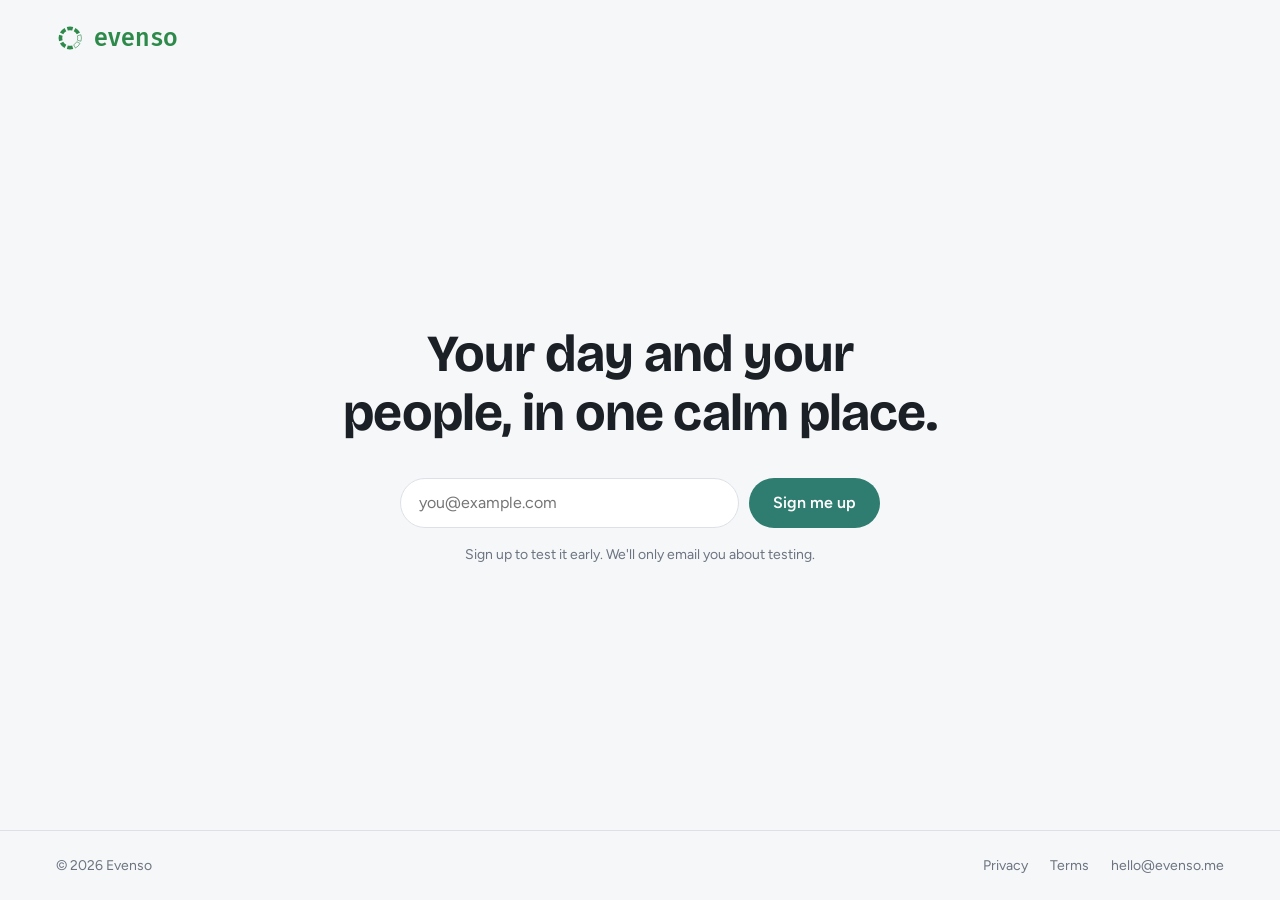
<file: index.html>
<!doctype html>
<html lang="en">
<head>
<meta charset="utf-8">
<meta name="viewport" content="width=device-width,initial-scale=1">
<title>Evenso · coming soon</title>
<meta name="description" content="Your day and your people, in one calm place. Evenso is coming soon to Android.">
<link rel="canonical" href="https://evenso.me/">
<meta name="theme-color" content="#0F1318" media="(prefers-color-scheme: dark)">
<meta name="theme-color" content="#F6F7F9" media="(prefers-color-scheme: light)">
<meta property="og:type" content="website">
<meta property="og:title" content="Evenso · coming soon">
<meta property="og:description" content="Your day and your people, in one calm place.">
<meta property="og:url" content="https://evenso.me/">
<meta property="og:image" content="https://evenso.me/img/feature.png">
<link rel="icon" href="/favicon.svg" type="image/svg+xml">
<link rel="apple-touch-icon" href="/img/icon-512.png">
<link rel="preconnect" href="https://fonts.googleapis.com">
<link rel="preconnect" href="https://fonts.gstatic.com" crossorigin>
<link rel="stylesheet" href="https://fonts.googleapis.com/css2?family=Bricolage+Grotesque:wght@600;700&family=Fira+Sans:wght@500&family=Figtree:wght@400;500;600;700&display=swap">
<link rel="stylesheet" href="/style.css">
<style>
.soonpage{min-height:100vh;display:flex;flex-direction:column}
.soon-main{flex:1;display:flex;align-items:center;justify-content:center;padding:48px 56px 64px}
.soon-box{max-width:44em;width:100%;text-align:center}
.soon-box h1{font:700 52px/1.12 "Bricolage Grotesque",Figtree,sans-serif;letter-spacing:-.015em;margin:0 0 36px}
.soon-box .lede2{font-size:18px;color:var(--muted);margin:0 0 32px}
.signup{display:flex;gap:10px;max-width:30em;margin:0 auto}
.signup input[type=email]{flex:1;min-width:0;min-height:50px;padding:0 18px;border-radius:25px;border:1px solid var(--line);background:var(--surf);color:var(--text);font:16px Figtree,system-ui,sans-serif}
.signup input[type=email]:focus-visible{outline:2px solid var(--teal);outline-offset:2px}
.signup button{min-height:50px;padding:0 24px;border-radius:25px;border:0;background:var(--tealf);color:#fff;font:600 16px Figtree,system-ui,sans-serif;cursor:pointer}
.signup button:hover{filter:brightness(1.08)}
.signup button:focus-visible{outline:2px solid var(--teal);outline-offset:3px}
.hp{position:absolute;left:-9999px;width:1px;height:1px;overflow:hidden}
.soon-fine{font-size:14px;color:var(--faint);margin:16px 0 0}
.sr{position:absolute;width:1px;height:1px;overflow:hidden;clip:rect(0 0 0 0)}
@media (max-width:640px){.soon-main{padding:24px 20px 48px}.soon-box h1{font-size:36px}.signup{flex-direction:column}.signup button{width:100%}}
</style>
</head>
<body>
<div class="wrap soonpage">
<header class="nav"><a class="brand" href="/" aria-label="Evenso home"><span class="mark" aria-hidden="true"></span><span class="word">evenso</span></a></header>
<main class="soon-main">
<div class="soon-box">
<h1>Your day and your people, in one calm place.</h1>
<form class="signup" action="https://formsubmit.co/hello@evenso.me" method="POST">
<label class="sr" for="email">Your email</label>
<input id="email" type="email" name="email" required autocomplete="email" placeholder="you@example.com">
<input type="hidden" name="_subject" value="New Evenso tester sign-up">
<input type="hidden" name="_template" value="table">
<input type="hidden" name="_captcha" value="false">
<input type="hidden" name="_next" value="https://evenso.me/thanks/">
<input class="hp" type="text" name="_honey" tabindex="-1" autocomplete="off" aria-hidden="true">
<button type="submit">Sign me up</button>
</form>
<p class="soon-fine">Sign up to test it early. We'll only email you about testing.</p>
</div>
</main>
<footer class="foot"><span>© 2026 Evenso</span><nav aria-label="Footer"><a href="/privacy/">Privacy</a><a href="/terms/">Terms</a><a href="mailto:hello@evenso.me">hello@evenso.me</a></nav></footer>
</div>
</body>
</html>
</file>
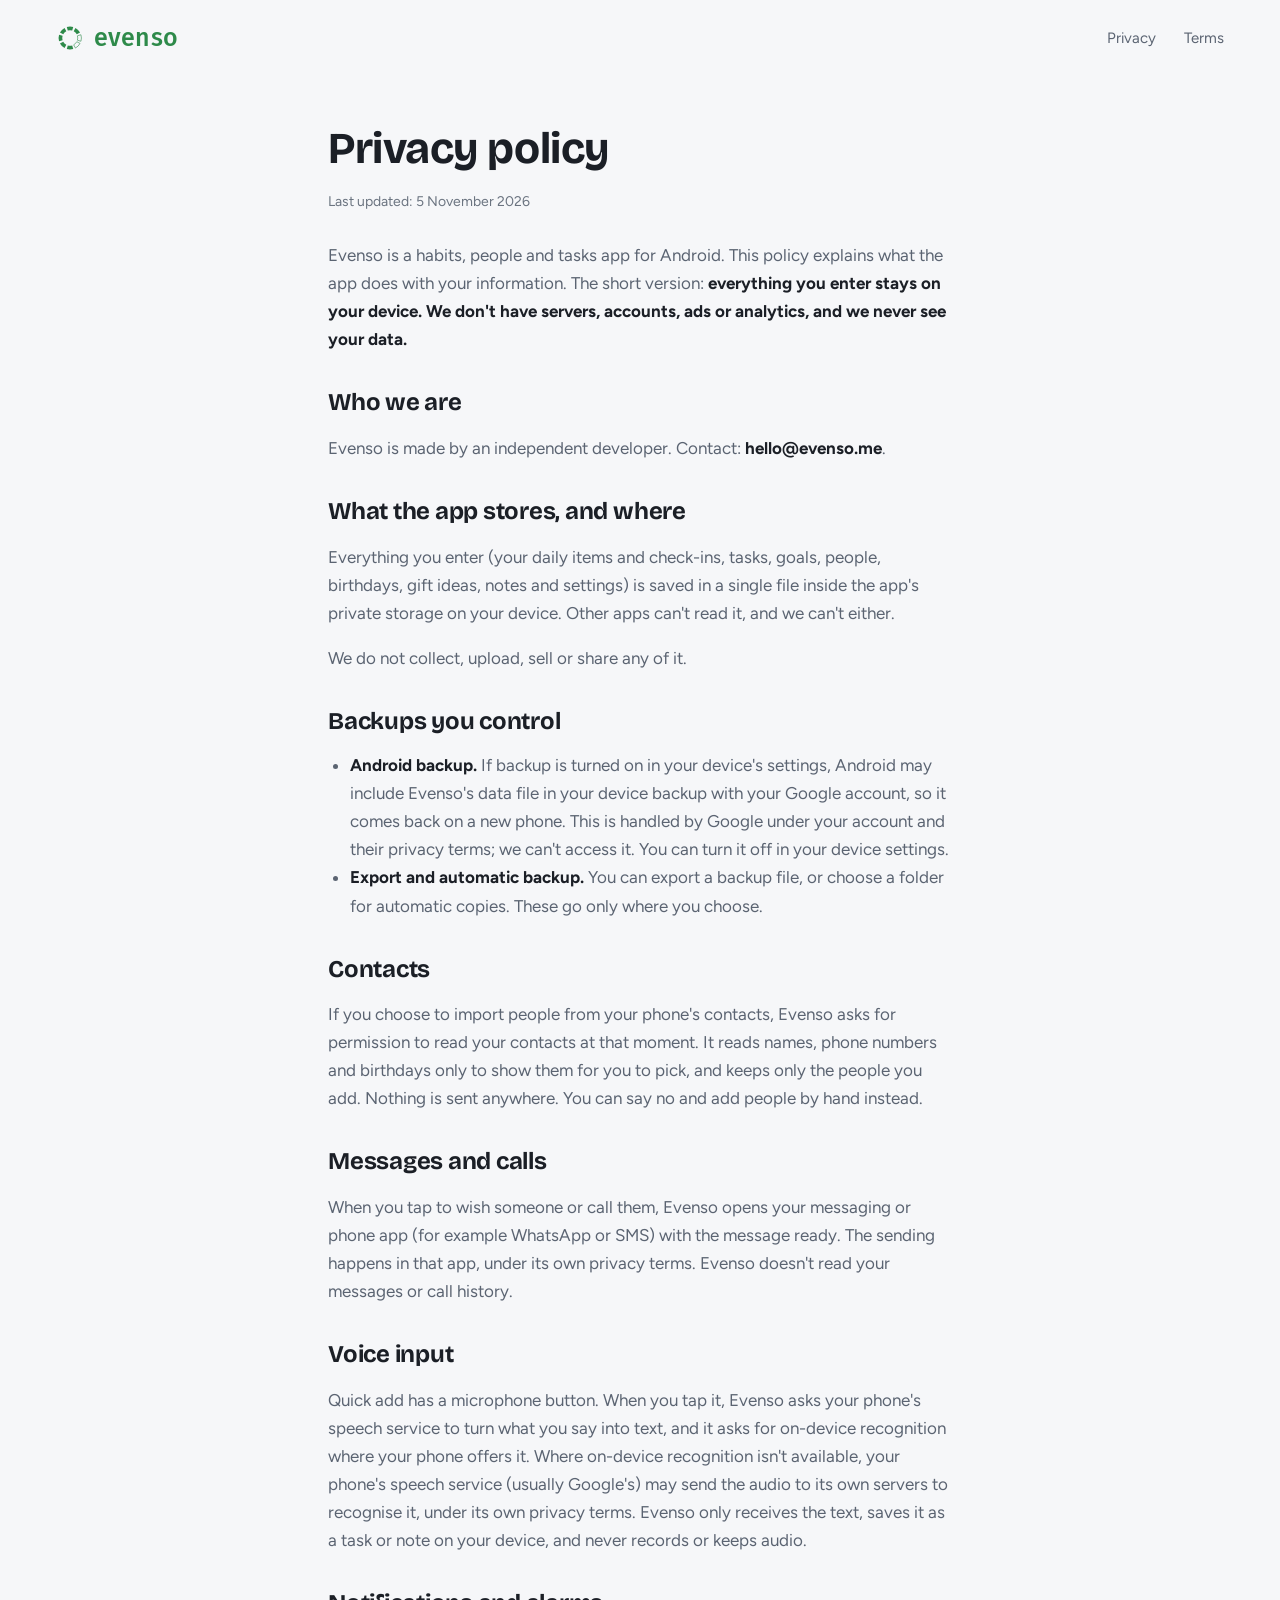
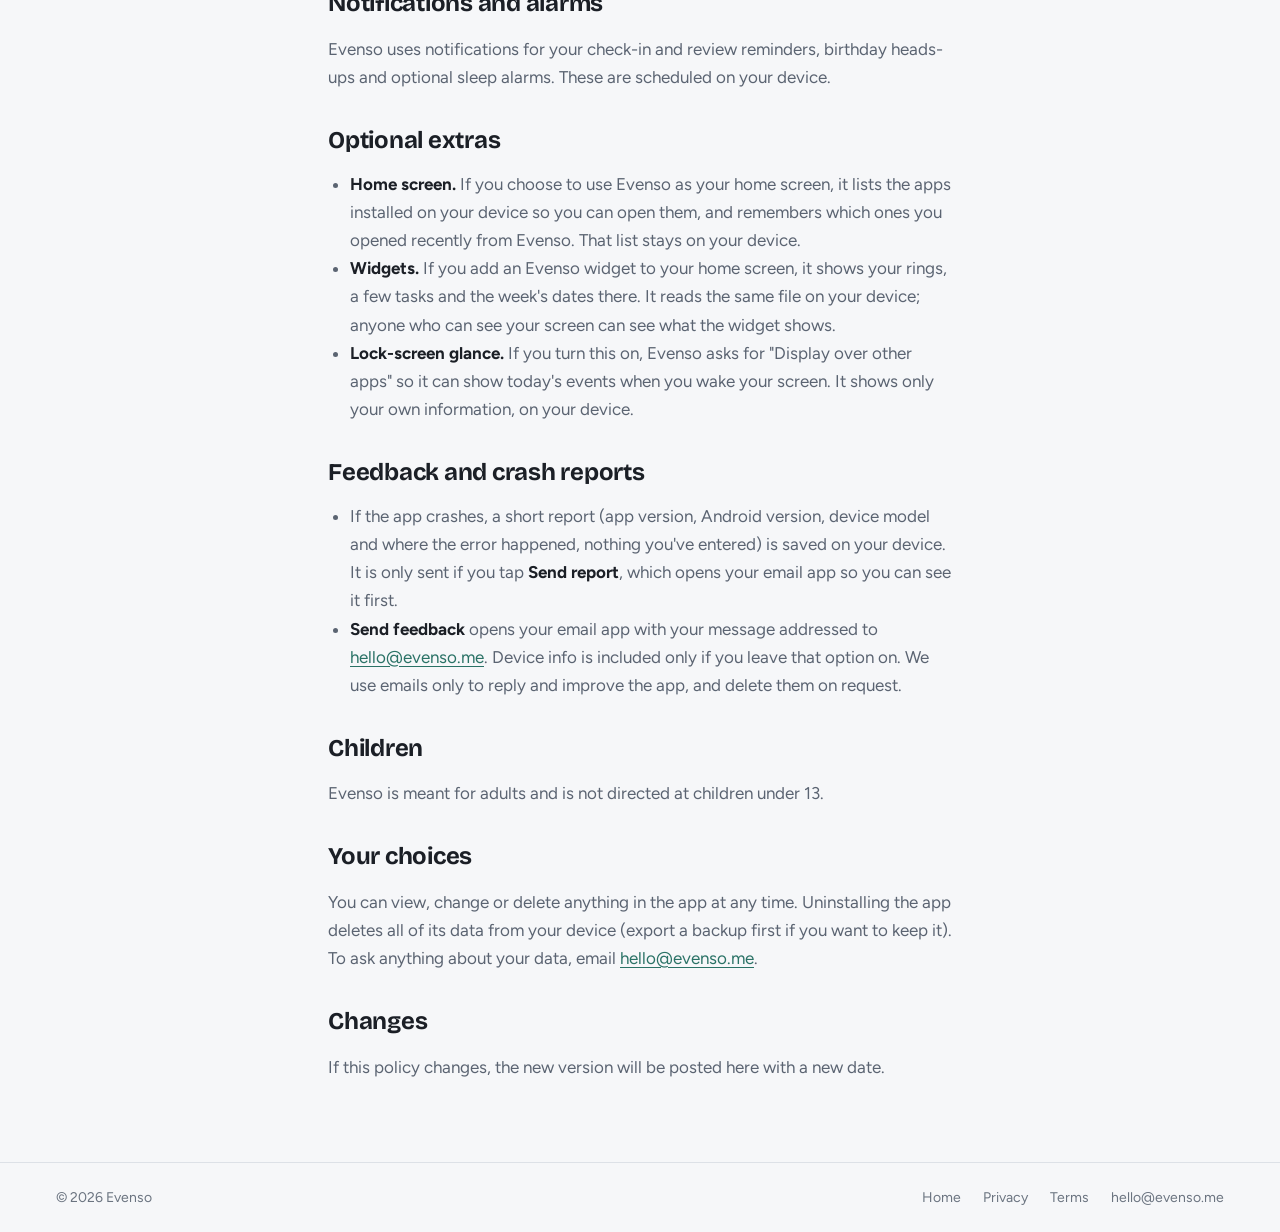
<file: privacy/index.html>
<!doctype html>
<html lang="en">
<head>
<meta charset="utf-8">
<meta name="viewport" content="width=device-width,initial-scale=1">
<title>Privacy policy · Evenso</title>
<meta name="description" content="How Evenso handles your information: everything stays on your device. No accounts, ads or analytics.">
<link rel="canonical" href="https://evenso.me/privacy/">
<meta name="theme-color" content="#0F1318" media="(prefers-color-scheme: dark)">
<meta name="theme-color" content="#F6F7F9" media="(prefers-color-scheme: light)">
<link rel="icon" href="/favicon.svg" type="image/svg+xml">
<link rel="apple-touch-icon" href="/img/icon-512.png">
<link rel="preconnect" href="https://fonts.googleapis.com">
<link rel="preconnect" href="https://fonts.gstatic.com" crossorigin>
<link rel="stylesheet" href="https://fonts.googleapis.com/css2?family=Bricolage+Grotesque:wght@600;700&family=Fira+Sans:wght@500&family=Figtree:wght@400;500;600;700&display=swap">
<link rel="stylesheet" href="/style.css">
</head>
<body>
<div class="wrap">
<header class="nav"><a class="brand" href="/" aria-label="Evenso home"><span class="mark" aria-hidden="true"></span><span class="word">evenso</span></a>
<nav aria-label="Main"><a href="/privacy/">Privacy</a><a href="/terms/">Terms</a></nav></header>
<main class="doc">
<h1>Privacy policy</h1>
<p class="date">Last updated: 5 November 2026</p>
<p>Evenso is a habits, people and tasks app for Android. This policy explains what the app does with your information. The short version: <strong>everything you enter stays on your device. We don't have servers, accounts, ads or analytics, and we never see your data.</strong></p>
<h2>Who we are</h2>
<p>Evenso is made by an independent developer. Contact: <strong>hello@evenso.me</strong>.</p>
<h2>What the app stores, and where</h2>
<p>Everything you enter (your daily items and check-ins, tasks, goals, people, birthdays, gift ideas, notes and settings) is saved in a single file inside the app's private storage on your device. Other apps can't read it, and we can't either.</p>
<p>We do not collect, upload, sell or share any of it.</p>
<h2>Backups you control</h2>
<ul>
<li><strong>Android backup.</strong> If backup is turned on in your device's settings, Android may include Evenso's data file in your device backup with your Google account, so it comes back on a new phone. This is handled by Google under your account and their privacy terms; we can't access it. You can turn it off in your device settings.</li>
<li><strong>Export and automatic backup.</strong> You can export a backup file, or choose a folder for automatic copies. These go only where you choose.</li>
</ul>
<h2>Contacts</h2>
<p>If you choose to import people from your phone's contacts, Evenso asks for permission to read your contacts at that moment. It reads names, phone numbers and birthdays only to show them for you to pick, and keeps only the people you add. Nothing is sent anywhere. You can say no and add people by hand instead.</p>
<h2>Messages and calls</h2>
<p>When you tap to wish someone or call them, Evenso opens your messaging or phone app (for example WhatsApp or SMS) with the message ready. The sending happens in that app, under its own privacy terms. Evenso doesn't read your messages or call history.</p>
<h2>Voice input</h2>
<p>Quick add has a microphone button. When you tap it, Evenso asks your phone's speech service to turn what you say into text, and it asks for on-device recognition where your phone offers it. Where on-device recognition isn't available, your phone's speech service (usually Google's) may send the audio to its own servers to recognise it, under its own privacy terms. Evenso only receives the text, saves it as a task or note on your device, and never records or keeps audio.</p>
<h2>Notifications and alarms</h2>
<p>Evenso uses notifications for your check-in and review reminders, birthday heads-ups and optional sleep alarms. These are scheduled on your device.</p>
<h2>Optional extras</h2>
<ul>
<li><strong>Home screen.</strong> If you choose to use Evenso as your home screen, it lists the apps installed on your device so you can open them, and remembers which ones you opened recently from Evenso. That list stays on your device.</li>
<li><strong>Widgets.</strong> If you add an Evenso widget to your home screen, it shows your rings, a few tasks and the week's dates there. It reads the same file on your device; anyone who can see your screen can see what the widget shows.</li>
<li><strong>Lock-screen glance.</strong> If you turn this on, Evenso asks for "Display over other apps" so it can show today's events when you wake your screen. It shows only your own information, on your device.</li>
</ul>
<h2>Feedback and crash reports</h2>
<ul>
<li>If the app crashes, a short report (app version, Android version, device model and where the error happened, nothing you've entered) is saved on your device. It is only sent if you tap <strong>Send report</strong>, which opens your email app so you can see it first.</li>
<li><strong>Send feedback</strong> opens your email app with your message addressed to <a href="mailto:hello@evenso.me">hello@evenso.me</a>. Device info is included only if you leave that option on. We use emails only to reply and improve the app, and delete them on request.</li>
</ul>
<h2>Children</h2>
<p>Evenso is meant for adults and is not directed at children under 13.</p>
<h2>Your choices</h2>
<p>You can view, change or delete anything in the app at any time. Uninstalling the app deletes all of its data from your device (export a backup first if you want to keep it). To ask anything about your data, email <a href="mailto:hello@evenso.me">hello@evenso.me</a>.</p>
<h2>Changes</h2>
<p>If this policy changes, the new version will be posted here with a new date.</p>
</main>
<footer class="foot"><span>© 2026 Evenso</span><nav aria-label="Footer"><a href="/">Home</a><a href="/privacy/">Privacy</a><a href="/terms/">Terms</a><a href="mailto:hello@evenso.me">hello@evenso.me</a></nav></footer>
</div>
</body>
</html>
</file>
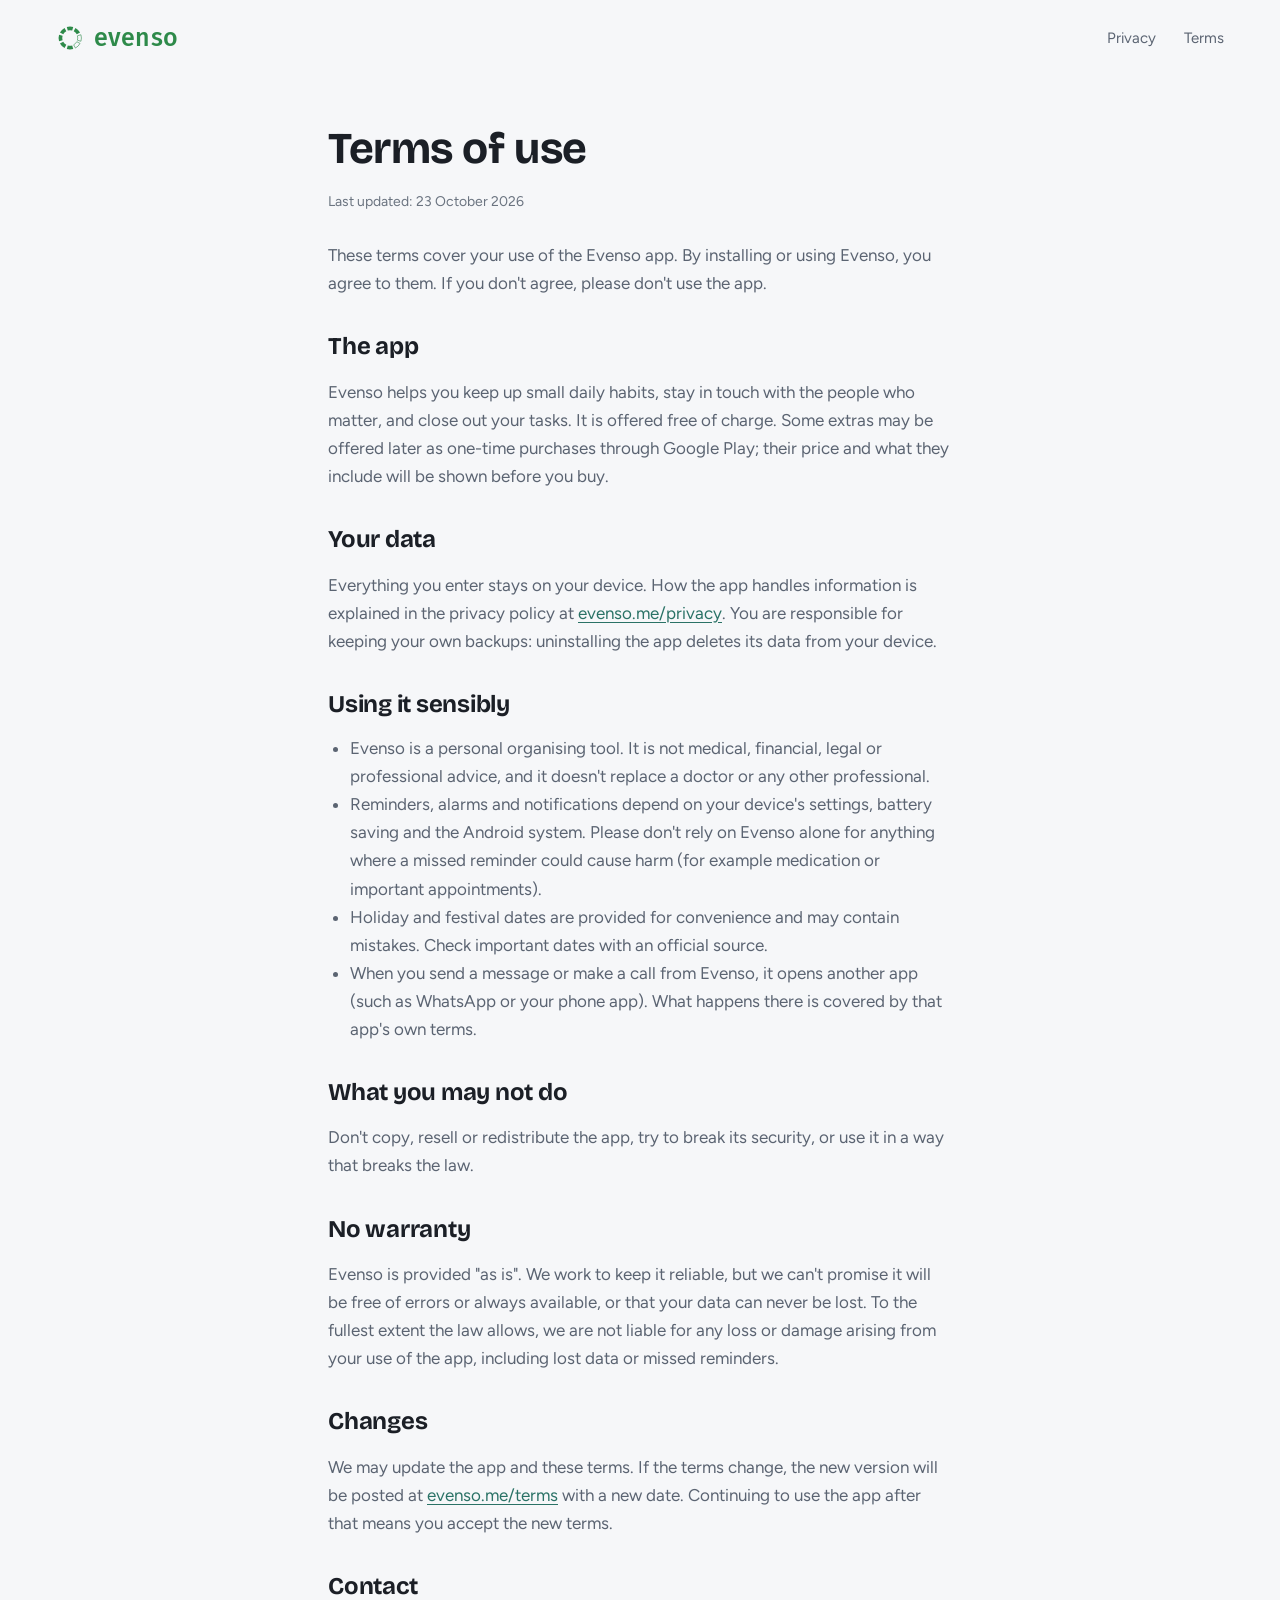
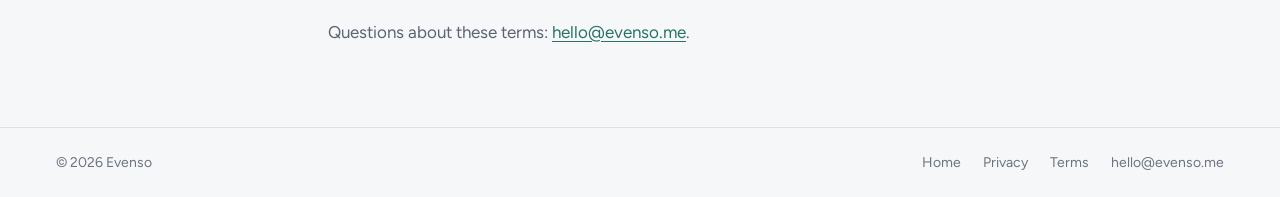
<file: terms/index.html>
<!doctype html>
<html lang="en">
<head>
<meta charset="utf-8">
<meta name="viewport" content="width=device-width,initial-scale=1">
<title>Terms of use · Evenso</title>
<meta name="description" content="The terms for using the Evenso app.">
<link rel="canonical" href="https://evenso.me/terms/">
<meta name="theme-color" content="#0F1318" media="(prefers-color-scheme: dark)">
<meta name="theme-color" content="#F6F7F9" media="(prefers-color-scheme: light)">
<link rel="icon" href="/favicon.svg" type="image/svg+xml">
<link rel="apple-touch-icon" href="/img/icon-512.png">
<link rel="preconnect" href="https://fonts.googleapis.com">
<link rel="preconnect" href="https://fonts.gstatic.com" crossorigin>
<link rel="stylesheet" href="https://fonts.googleapis.com/css2?family=Bricolage+Grotesque:wght@600;700&family=Fira+Sans:wght@500&family=Figtree:wght@400;500;600;700&display=swap">
<link rel="stylesheet" href="/style.css">
</head>
<body>
<div class="wrap">
<header class="nav"><a class="brand" href="/" aria-label="Evenso home"><span class="mark" aria-hidden="true"></span><span class="word">evenso</span></a>
<nav aria-label="Main"><a href="/privacy/">Privacy</a><a href="/terms/">Terms</a></nav></header>
<main class="doc">
<h1>Terms of use</h1>
<p class="date">Last updated: 23 October 2026</p>
<p>These terms cover your use of the Evenso app. By installing or using Evenso, you agree to them. If you don't agree, please don't use the app.</p>
<h2>The app</h2>
<p>Evenso helps you keep up small daily habits, stay in touch with the people who matter, and close out your tasks. It is offered free of charge. Some extras may be offered later as one-time purchases through Google Play; their price and what they include will be shown before you buy.</p>
<h2>Your data</h2>
<p>Everything you enter stays on your device. How the app handles information is explained in the privacy policy at <a href="/privacy/">evenso.me/privacy</a>. You are responsible for keeping your own backups: uninstalling the app deletes its data from your device.</p>
<h2>Using it sensibly</h2>
<ul>
<li>Evenso is a personal organising tool. It is not medical, financial, legal or professional advice, and it doesn't replace a doctor or any other professional.</li>
<li>Reminders, alarms and notifications depend on your device's settings, battery saving and the Android system. Please don't rely on Evenso alone for anything where a missed reminder could cause harm (for example medication or important appointments).</li>
<li>Holiday and festival dates are provided for convenience and may contain mistakes. Check important dates with an official source.</li>
<li>When you send a message or make a call from Evenso, it opens another app (such as WhatsApp or your phone app). What happens there is covered by that app's own terms.</li>
</ul>
<h2>What you may not do</h2>
<p>Don't copy, resell or redistribute the app, try to break its security, or use it in a way that breaks the law.</p>
<h2>No warranty</h2>
<p>Evenso is provided "as is". We work to keep it reliable, but we can't promise it will be free of errors or always available, or that your data can never be lost. To the fullest extent the law allows, we are not liable for any loss or damage arising from your use of the app, including lost data or missed reminders.</p>
<h2>Changes</h2>
<p>We may update the app and these terms. If the terms change, the new version will be posted at <a href="/terms/">evenso.me/terms</a> with a new date. Continuing to use the app after that means you accept the new terms.</p>
<h2>Contact</h2>
<p>Questions about these terms: <a href="mailto:hello@evenso.me">hello@evenso.me</a>.</p>
</main>
<footer class="foot"><span>© 2026 Evenso</span><nav aria-label="Footer"><a href="/">Home</a><a href="/privacy/">Privacy</a><a href="/terms/">Terms</a><a href="mailto:hello@evenso.me">hello@evenso.me</a></nav></footer>
</div>
</body>
</html>
</file>
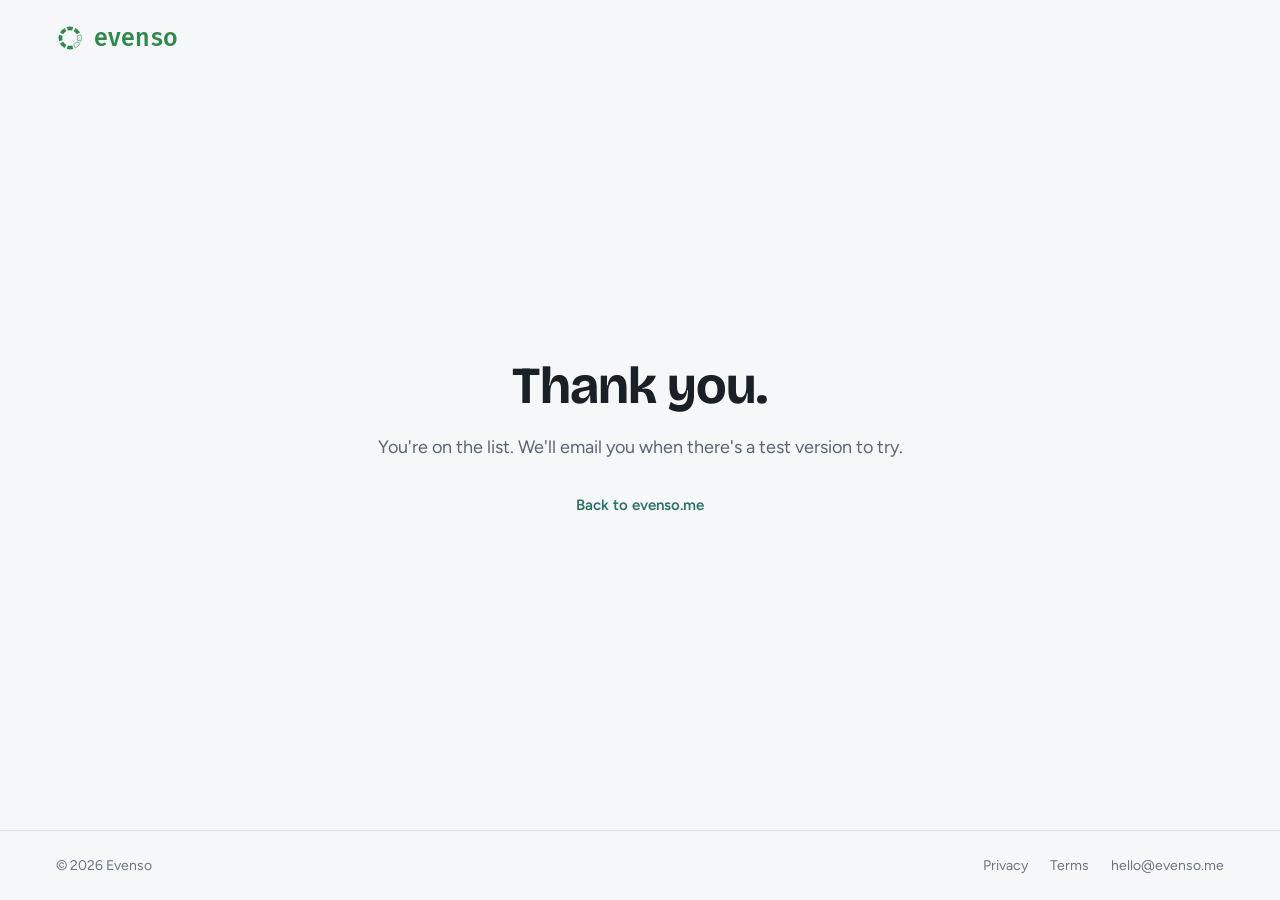
<file: thanks/index.html>
<!doctype html>
<html lang="en">
<head>
<meta charset="utf-8">
<meta name="viewport" content="width=device-width,initial-scale=1">
<title>Thanks · Evenso</title>
<meta name="description" content="Your day and your people, in one calm place. Evenso is coming soon to Android.">
<meta name="robots" content="noindex">
<link rel="canonical" href="https://evenso.me/thanks/">
<meta name="theme-color" content="#0F1318" media="(prefers-color-scheme: dark)">
<meta name="theme-color" content="#F6F7F9" media="(prefers-color-scheme: light)">
<meta property="og:type" content="website">
<meta property="og:title" content="Evenso · coming soon">
<meta property="og:description" content="Your day and your people, in one calm place.">
<meta property="og:url" content="https://evenso.me/">
<meta property="og:image" content="https://evenso.me/img/feature.png">
<link rel="icon" href="/favicon.svg" type="image/svg+xml">
<link rel="apple-touch-icon" href="/img/icon-512.png">
<link rel="preconnect" href="https://fonts.googleapis.com">
<link rel="preconnect" href="https://fonts.gstatic.com" crossorigin>
<link rel="stylesheet" href="https://fonts.googleapis.com/css2?family=Bricolage+Grotesque:wght@600;700&family=Fira+Sans:wght@500&family=Figtree:wght@400;500;600;700&display=swap">
<link rel="stylesheet" href="/style.css">
<style>
.soonpage{min-height:100vh;display:flex;flex-direction:column}
.soon-main{flex:1;display:flex;align-items:center;justify-content:center;padding:48px 56px 64px}
.soon-box{max-width:44em;width:100%;text-align:center}
.soon-box h1{font:700 52px/1.12 "Bricolage Grotesque",Figtree,sans-serif;letter-spacing:-.015em;margin:0 0 18px}
.soon-box .lede2{font-size:18px;color:var(--muted);margin:0 0 32px}
.signup{display:flex;gap:10px;max-width:30em;margin:0 auto}
.signup input[type=email]{flex:1;min-width:0;min-height:50px;padding:0 18px;border-radius:25px;border:1px solid var(--line);background:var(--surf);color:var(--text);font:16px Figtree,system-ui,sans-serif}
.signup input[type=email]:focus-visible{outline:2px solid var(--teal);outline-offset:2px}
.signup button{min-height:50px;padding:0 24px;border-radius:25px;border:0;background:var(--tealf);color:#fff;font:600 16px Figtree,system-ui,sans-serif;cursor:pointer}
.signup button:hover{filter:brightness(1.08)}
.signup button:focus-visible{outline:2px solid var(--teal);outline-offset:3px}
.hp{position:absolute;left:-9999px;width:1px;height:1px;overflow:hidden}
.soon-fine{font-size:14px;color:var(--faint);margin:16px 0 0}
.sr{position:absolute;width:1px;height:1px;overflow:hidden;clip:rect(0 0 0 0)}
@media (max-width:640px){.soon-main{padding:24px 20px 48px}.soon-box h1{font-size:36px}.signup{flex-direction:column}.signup button{width:100%}}
</style>
</head>
<body>
<div class="wrap soonpage">
<header class="nav"><a class="brand" href="/" aria-label="Evenso home"><span class="mark" aria-hidden="true"></span><span class="word">evenso</span></a></header>
<main class="soon-main">
<div class="soon-box">
<h1>Thank you.</h1>
<p class="lede2">You're on the list. We'll email you when there's a test version to try.</p>
<p><a class="more" href="/">Back to evenso.me</a></p>
</div>
</main>
<footer class="foot"><span>© 2026 Evenso</span><nav aria-label="Footer"><a href="/privacy/">Privacy</a><a href="/terms/">Terms</a><a href="mailto:hello@evenso.me">hello@evenso.me</a></nav></footer>
</div>
</body>
</html>
</file>
<file: style.css>
:root{--brand:#74D68A;--bg:#0F1318;--surf:#141920;--surf2:#1A2029;--line:#252C36;--text:#E4E7EB;--muted:#A3ABB7;--faint:#8C95A3;--teal:#7FC0B1;--tealf:#3F8C7F;--tealbg:#16302B;--gold:#E0B062;--goldbg:#2B2617;--coral:#E39A86;--rose:#E7A3BE;--track:#2A313C;--r1:#5FB3A2;--r2:#E0B062;--r3:#B79AE0;color-scheme:dark}
@media (prefers-color-scheme:light){:root{--brand:#2E8A4A;--bg:#F6F7F9;--surf:#FFFFFF;--surf2:#EEF0F3;--line:#DDE1E7;--text:#1B1F26;--muted:#5B6472;--faint:#6B7480;--teal:#2A7266;--tealf:#2F7D70;--tealbg:#DDEFEB;--gold:#8A5E0E;--goldbg:#F7EDD8;--coral:#B64A33;--rose:#A63D6A;--track:#E3E7EC;--r1:#2F7D70;--r2:#B8893F;--r3:#7A55B0;color-scheme:light}}
*{box-sizing:border-box}
html{-webkit-text-size-adjust:100%}
body{margin:0;background:var(--bg);color:var(--text);font:16px/1.5 Figtree,system-ui,-apple-system,"Segoe UI",sans-serif}
a{color:inherit;text-decoration:none}
a:focus-visible,summary:focus-visible{outline:2px solid var(--teal);outline-offset:3px;border-radius:6px}
h1,h2,h3{font-family:"Bricolage Grotesque",Figtree,sans-serif;margin:0;text-wrap:balance}
.wrap{max-width:1280px;margin:0 auto}
.nav{display:flex;justify-content:space-between;align-items:center;gap:16px;padding:24px 56px}
.brand{display:flex;align-items:center;gap:10px}
.word{font:500 25px/1 "Fira Sans",sans-serif;color:var(--brand);letter-spacing:.005em}
.mark{width:28px;height:28px;background:url(/img/ring.svg) center/contain no-repeat;flex:none}
.nav nav,.foot nav{display:flex;flex-wrap:wrap;gap:28px;font-size:15px;color:var(--muted)}
.nav nav a:hover,.foot a:hover{color:var(--text)}
.hero{display:grid;grid-template-columns:1.1fr .9fr;gap:40px;align-items:center;padding:32px 56px 64px}
.hero h1{font-size:64px;line-height:1.02;letter-spacing:-.02em}
.nb{white-space:nowrap}
.lede{font-size:21px;line-height:1.55;color:var(--muted);margin:22px 0 30px;max-width:30em}
mark{background:none;font-weight:600;color:var(--text)}
mark.k1{color:var(--teal)}mark.k2{color:var(--rose)}mark.k3{color:var(--gold)}
.btn{display:inline-flex;align-items:center;justify-content:center;min-height:48px;padding:0 22px;border-radius:24px;font-weight:600;font-size:15px}
.soon{background:var(--surf2);color:var(--muted);border:1px solid var(--line)}
.ghost{border:1px solid var(--tealf);color:var(--teal)}
.ghost:hover{background:var(--tealbg)}
.fine{font-size:14px;color:var(--faint);margin:18px 0 0}
.shotbox{display:flex;justify-content:center}
.shot{width:300px;max-width:70vw;height:auto;border-radius:36px;border:10px solid #05070A;display:block;background:#05070A}
.day{padding:64px 56px;border-top:1px solid var(--line)}
h2{font-size:40px;letter-spacing:-.01em;line-height:1.15}
.sub{color:var(--muted);font-size:18px;margin:12px 0 36px}
.feats{display:grid;grid-template-columns:repeat(4,1fr);gap:24px}
.feat h3{font-size:20px;margin:18px 0 8px}.feat p{color:var(--muted);font-size:15px;line-height:1.55;margin:0}
.fv{height:128px;border-radius:16px;background:var(--surf);border:1px solid var(--line);display:flex;flex-direction:column;justify-content:center;gap:10px;padding:0 16px}
.fv.rings{flex-direction:row;justify-content:space-around;align-items:center}
.scale{display:flex;gap:4px}.scale span{flex:1;text-align:center;font-size:11px;padding:6px 0;border-radius:8px;background:var(--surf2);color:var(--muted)}
.scale span.on{background:var(--tealbg);color:var(--teal);font-weight:600}
.person{display:flex;justify-content:space-between;gap:8px;font-size:15px}.person span{color:var(--muted)}
.pills{display:flex;gap:8px;flex-wrap:wrap}.pill{font-size:12px;padding:5px 12px;border-radius:12px}
.pill.on{background:var(--tealbg);color:var(--teal)}.pill.gold{background:var(--goldbg);color:var(--gold)}
.timer{display:flex;align-items:center;gap:14px}.timer b{font:700 34px "Bricolage Grotesque",sans-serif;color:var(--coral)}.timer span{color:var(--muted)}
.dots{display:none}
.ppl{display:grid;grid-template-columns:.8fr 1.2fr;gap:56px;align-items:center;padding:64px 56px;background:var(--surf2)}
.sub2{color:var(--muted);font-size:18px;line-height:1.55;margin:12px 0 24px}
.plist{list-style:none;padding:0;margin:0;display:flex;flex-direction:column;gap:16px}
.plist li{font-size:16px;color:var(--muted);line-height:1.5;padding-left:18px;border-left:2px solid var(--rose)}
.plist b{color:var(--text);display:block;font-size:17px}
.priv{padding:64px 56px}
.pts{display:grid;grid-template-columns:repeat(3,1fr);gap:28px;margin:28px 0 22px}
.pts b{font-size:17px}.pts p{color:var(--muted);font-size:15px;margin:6px 0 0;line-height:1.5}
.more{color:var(--teal);font-weight:600;font-size:15px}
.faq{padding:56px 56px 48px;border-top:1px solid var(--line)}
.faq h2{margin-bottom:20px}
.q{border-bottom:1px solid var(--line);padding:16px 0}
.q summary{font-weight:600;font-size:17px;cursor:pointer}
.q p{color:var(--muted);font-size:15px;line-height:1.6;margin:10px 0 0;max-width:46em}
.sup{display:flex;justify-content:space-between;align-items:center;gap:32px;margin:8px 56px 48px;padding:36px 40px;border-radius:20px;background:var(--surf);border:1px solid var(--line)}
.sup p{color:var(--muted);font-size:16px;margin:10px 0 0}
.foot{display:flex;justify-content:space-between;gap:16px;padding:24px 56px;border-top:1px solid var(--line);color:var(--faint);font-size:14px}
.foot nav{gap:22px;font-size:14px;color:var(--faint)}
/* Plain text pages: privacy, terms, help */
.doc{max-width:46em;margin:0 auto;padding:24px 56px 64px}
.doc h1{font-size:44px;letter-spacing:-.01em;margin:16px 0 8px}
.doc .date{color:var(--faint);font-size:14px;margin:0 0 28px}
.doc h2{font-size:24px;margin:36px 0 10px}
.doc p,.doc li{color:var(--muted);font-size:17px;line-height:1.65}
.doc strong{color:var(--text)}
.doc ul{padding-left:22px}
.doc a{color:var(--teal);text-decoration:underline;text-underline-offset:3px}
.note{border:1px solid var(--coral);border-radius:14px;padding:14px 18px;margin:18px 0}
.note p{margin:0}
mark.k{color:var(--teal);font-weight:600}
.sec{display:grid;grid-template-columns:1.15fr .85fr;gap:64px;align-items:center;padding:72px 56px;border-top:1px solid var(--line)}
.sec.flip{grid-template-columns:.85fr 1.15fr}.sec.flip .stext{order:2}
.sec h2 .w{color:var(--teal)}
.kicker{font-size:13px;font-weight:600;letter-spacing:.12em;text-transform:uppercase;color:var(--faint);margin:0 0 10px}
.plans{display:grid;grid-template-columns:repeat(3,1fr);gap:12px}
.plan{background:var(--surf);border:1px solid var(--line);border-radius:14px;padding:14px 14px 12px}
.plan b{font-size:16px;display:block;margin-bottom:6px}.plan p{margin:0;font-size:13px;line-height:1.5;color:var(--muted)}
.plan.own{border-style:dashed;background:transparent}.plan.own b{color:var(--teal)}
.how{display:flex;gap:10px;flex-wrap:wrap;margin:22px 0 0}.how span{font-size:13px;padding:6px 12px;border-radius:14px;background:var(--surf2);color:var(--muted)}
.sec .plist li{border-left-color:var(--tealf)}
.extras{padding:72px 56px;border-top:1px solid var(--line)}
.xgrid{display:grid;grid-template-columns:1fr 1fr;gap:24px;margin-top:28px}
.x{background:var(--surf);border:1px solid var(--line);border-radius:18px;padding:24px}
.x h3{font-size:20px;margin:16px 0 8px}.x p{color:var(--muted);font-size:15px;line-height:1.55;margin:0}
.xv{height:96px;border-radius:12px;background:var(--surf2);display:flex;align-items:center;justify-content:center;gap:16px;padding:0 10px}
.alarm{display:flex;flex-direction:column;align-items:center}.alarm b{font:700 28px "Bricolage Grotesque",sans-serif}.alarm span{font-size:12px;color:var(--muted)}
.wdg{display:flex;align-items:center;gap:12px;background:var(--surf);border:1px solid var(--line);border-radius:14px;padding:10px 14px;font-size:13px}
.wdg i{width:8px;height:8px;border-radius:50%;background:var(--gold);flex:none}
@media (max-width:900px){
  mark.k{color:var(--teal)}
  .sec,.sec.flip{grid-template-columns:1fr;gap:24px;padding:40px 20px}.sec.flip .stext{order:0}
  .plans{grid-template-columns:1fr 1fr;gap:10px}.plan{padding:12px}.plan b{font-size:15px}.plan p{font-size:12.5px}
  .extras{padding:40px 0 40px 20px}
  .xgrid{display:flex;gap:16px;overflow-x:auto;scroll-snap-type:x mandatory;padding-right:20px;scrollbar-width:none;margin-top:20px}
  .xgrid::-webkit-scrollbar{display:none}
  .x{flex:none;width:calc(100vw - 56px);max-width:360px;scroll-snap-align:start;padding:20px}
  .nav{padding:18px 20px}.nav nav{gap:16px;font-size:14px}
  .hero{grid-template-columns:1fr;padding:12px 20px 40px;gap:28px}
  .hero h1{font-size:34px;line-height:1.1}.lede{font-size:16.5px;margin:14px 0 18px}
  mark.k1,mark.k2,mark.k3{color:var(--text)}
  .ctas .btn{width:100%}.fine{font-size:13px;margin-top:12px}
  .shot{width:240px;border-width:8px;border-radius:30px}
  .day{padding:40px 0 40px 20px}
  h2{font-size:28px}.sub{font-size:16px;margin:10px 20px 22px 0}
  .feats{display:flex;gap:16px;overflow-x:auto;scroll-snap-type:x mandatory;padding-right:20px;scrollbar-width:none}
  .feats::-webkit-scrollbar{display:none}
  .feat{flex:none;width:calc(100vw - 56px);max-width:360px;scroll-snap-align:start}
  .dots{display:flex;gap:6px;justify-content:center;margin:18px 20px 0 0}
  .dots i{width:7px;height:7px;border-radius:50%;background:var(--line)}.dots i.on{background:var(--teal)}
  .ppl{grid-template-columns:1fr;padding:40px 20px;gap:28px}
  .sub2{font-size:16px}
  .priv{padding:40px 20px}.pts{grid-template-columns:1fr;gap:16px}
  .faq{padding:40px 20px 24px}.q summary{font-size:16px}
  .sup{flex-direction:column;align-items:stretch;margin:8px 20px 32px;padding:26px 22px}.sup .btn{width:100%}
  .foot{flex-direction:column;gap:12px;padding:22px 20px}.foot nav{gap:14px}
  .doc{padding:8px 20px 48px}.doc h1{font-size:34px}.doc p,.doc li{font-size:16px}
}
</file>
